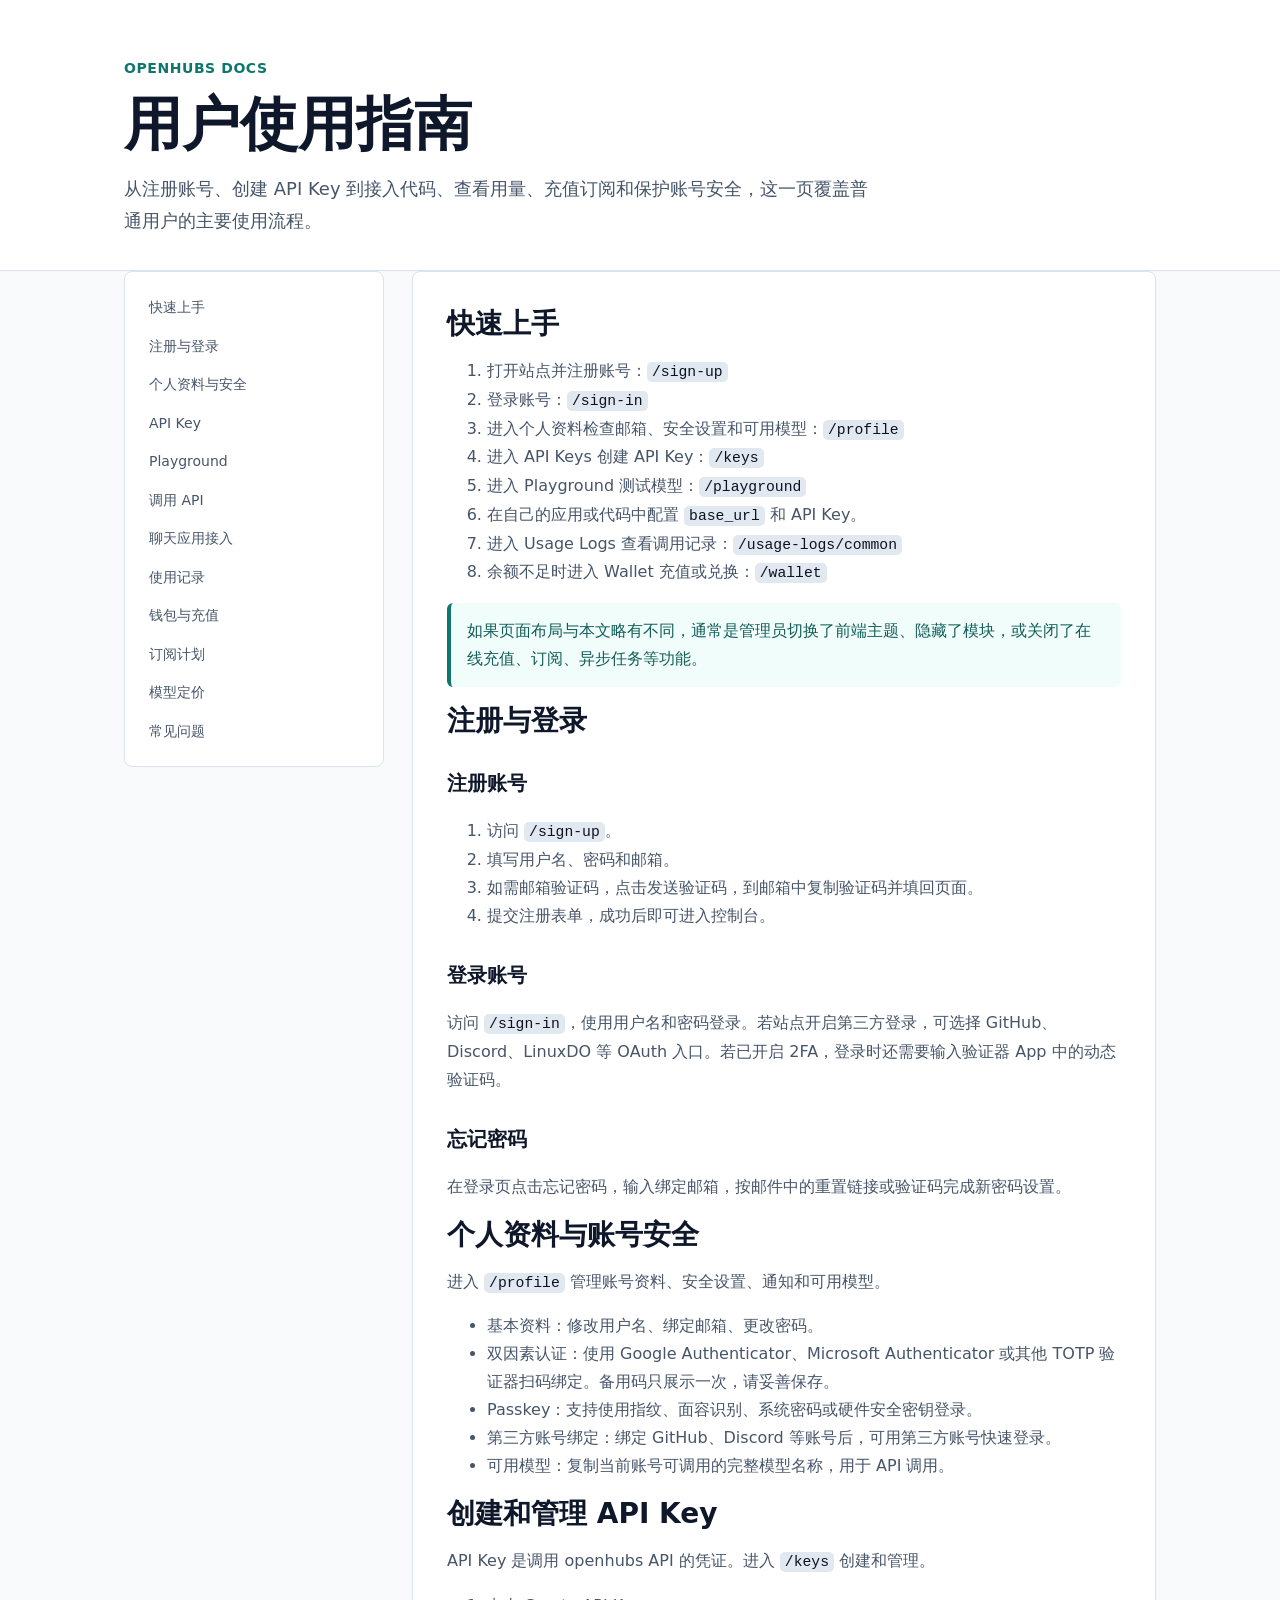
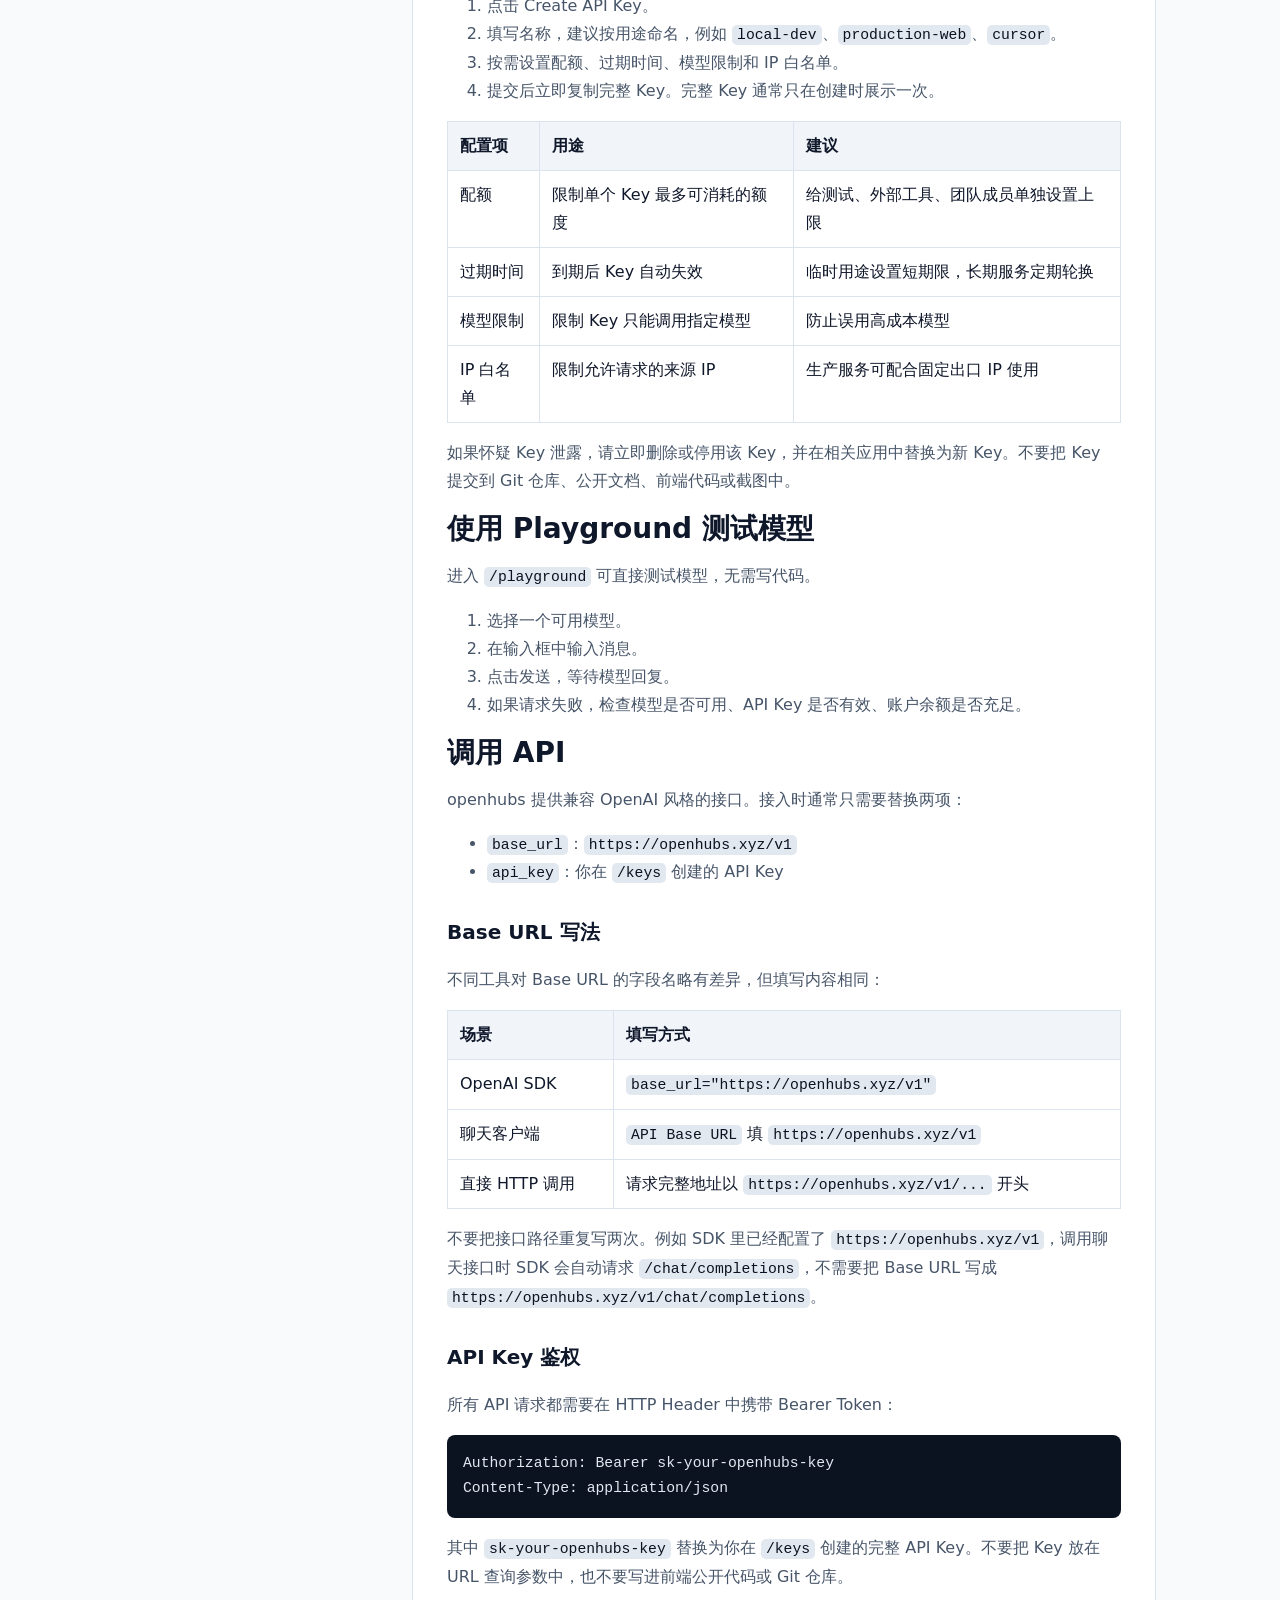
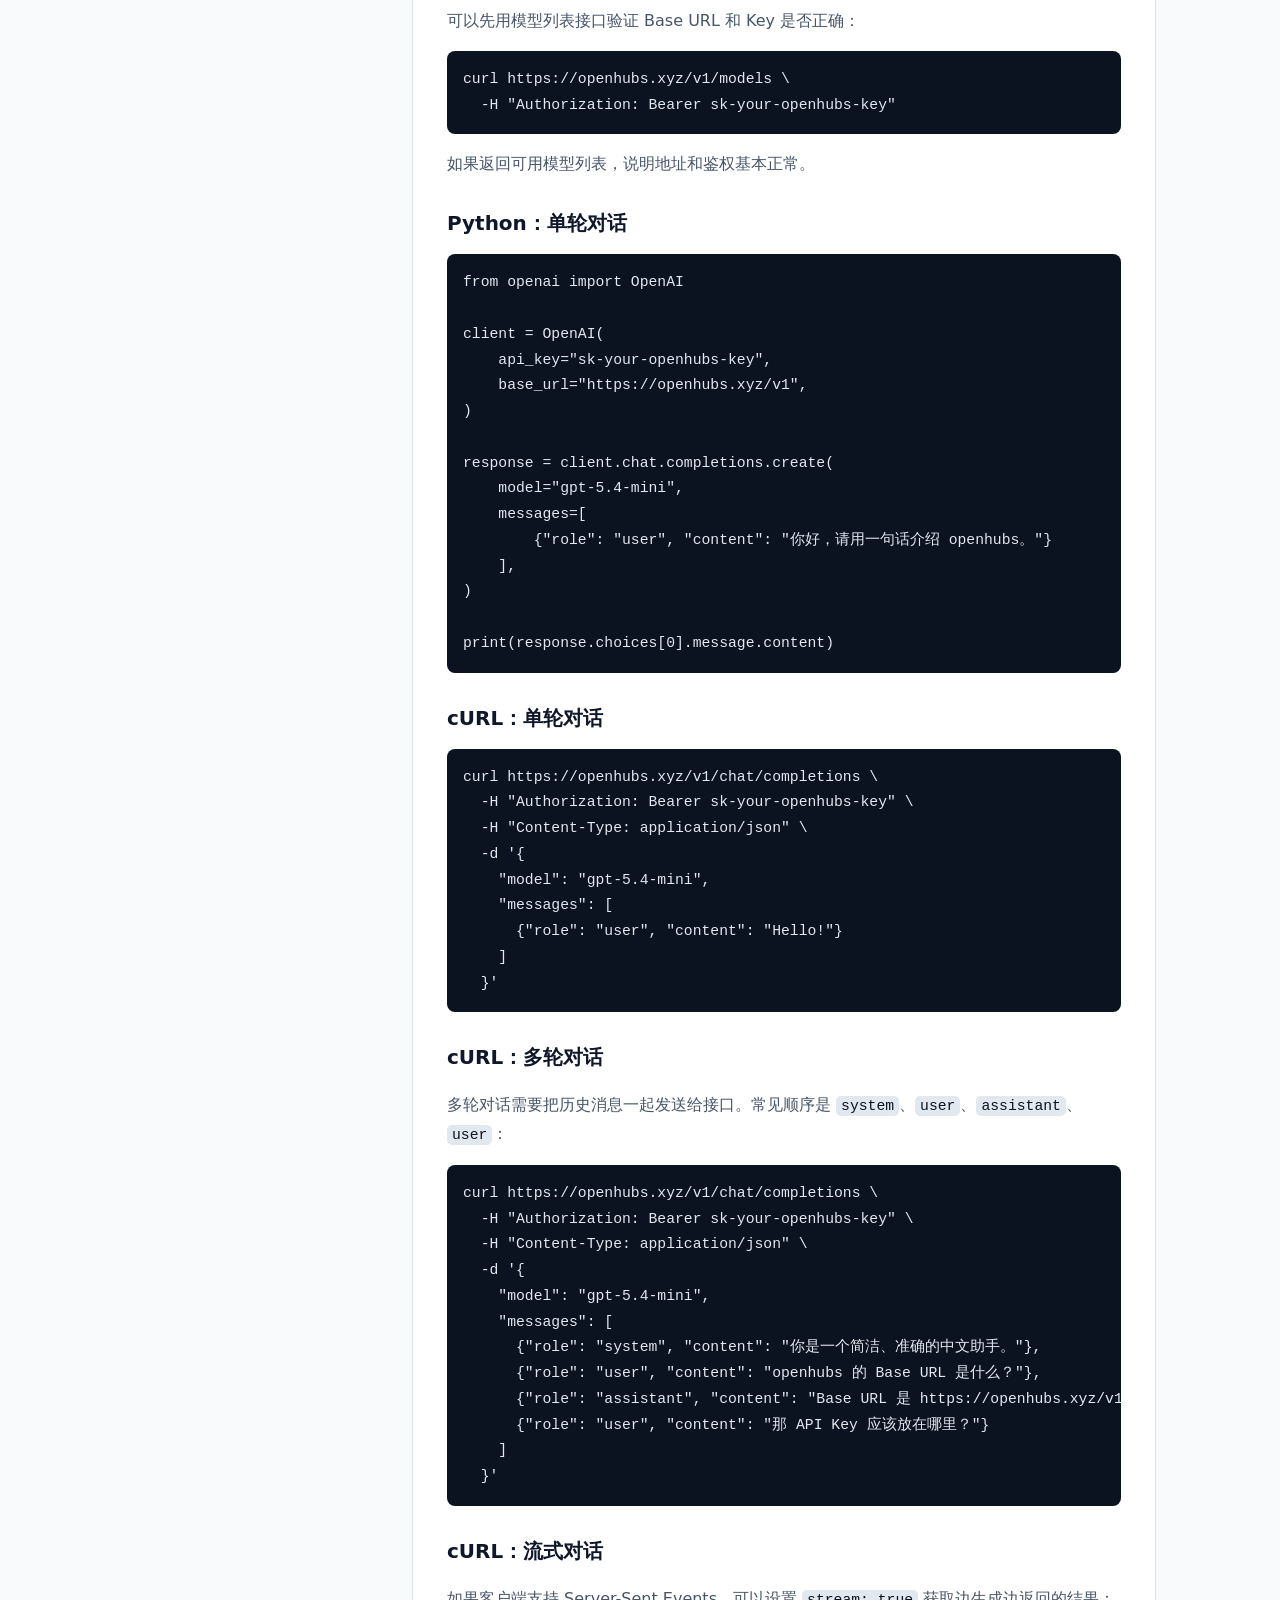
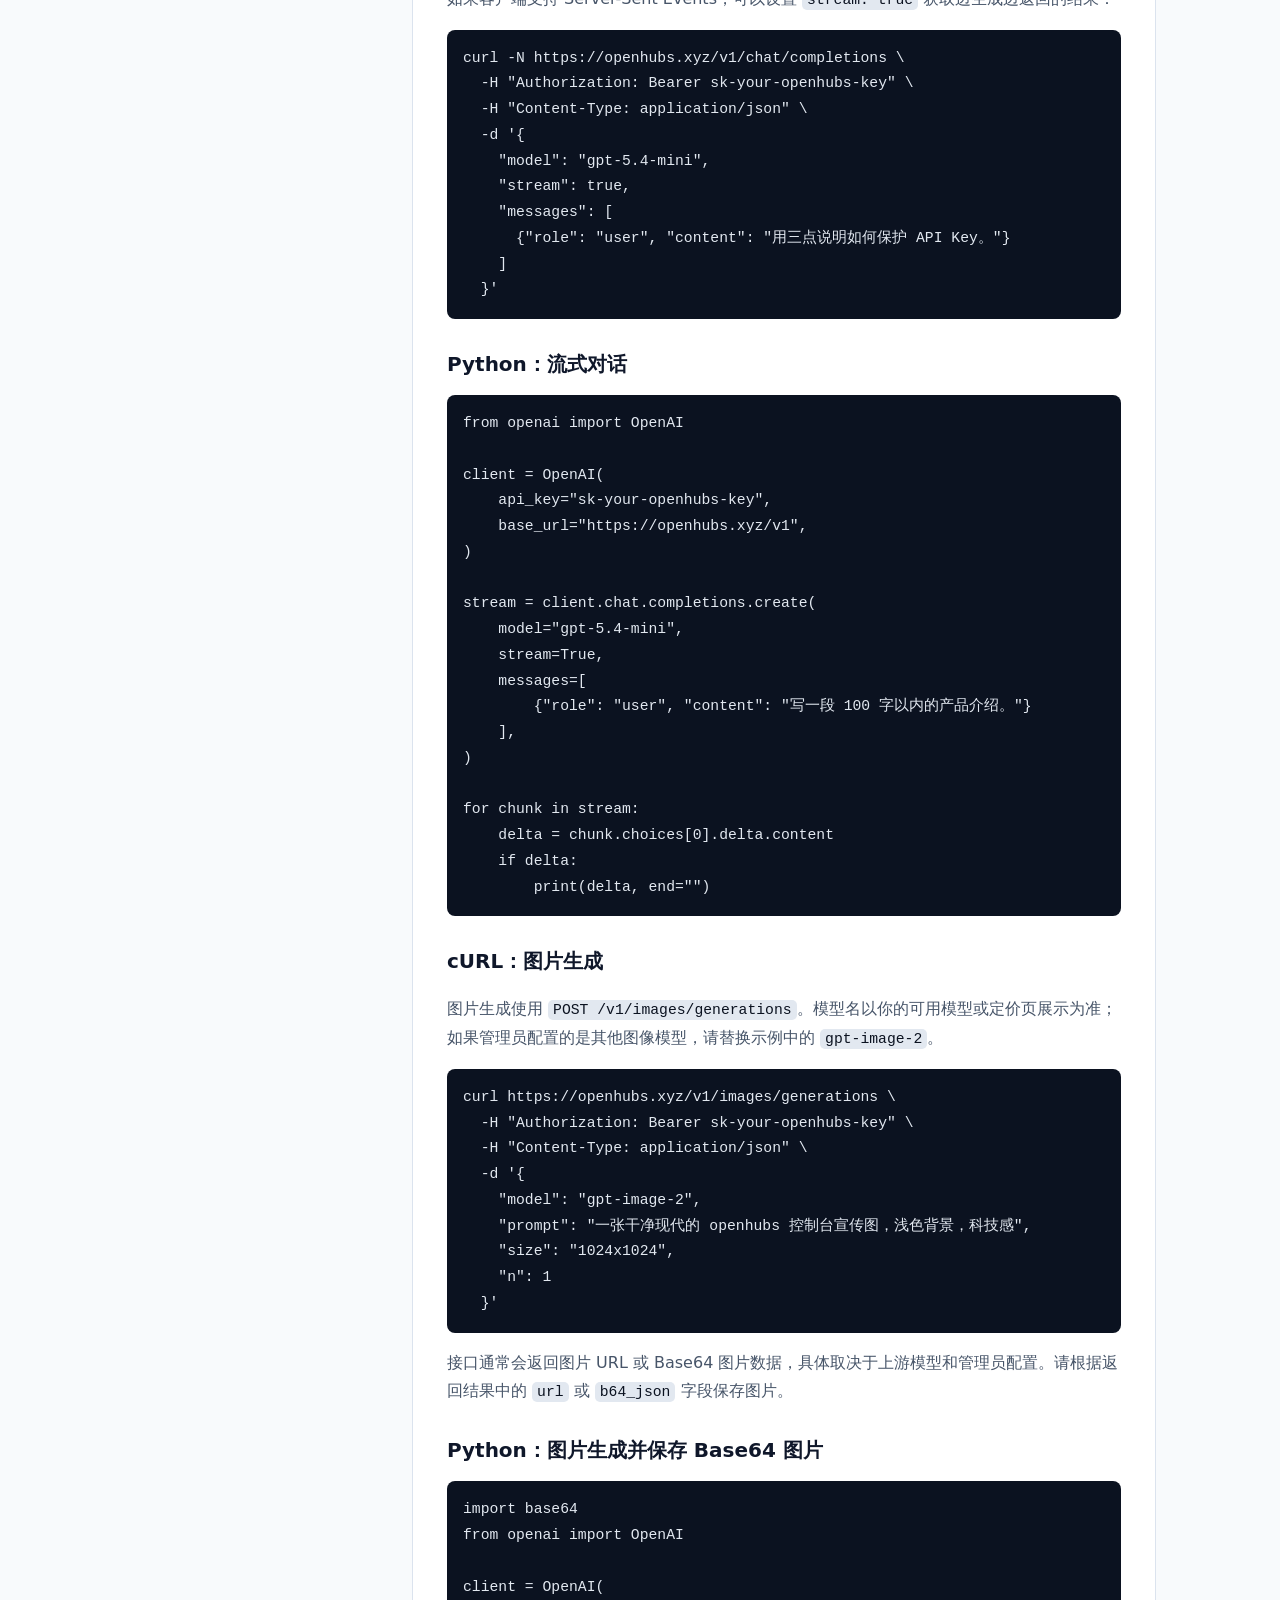
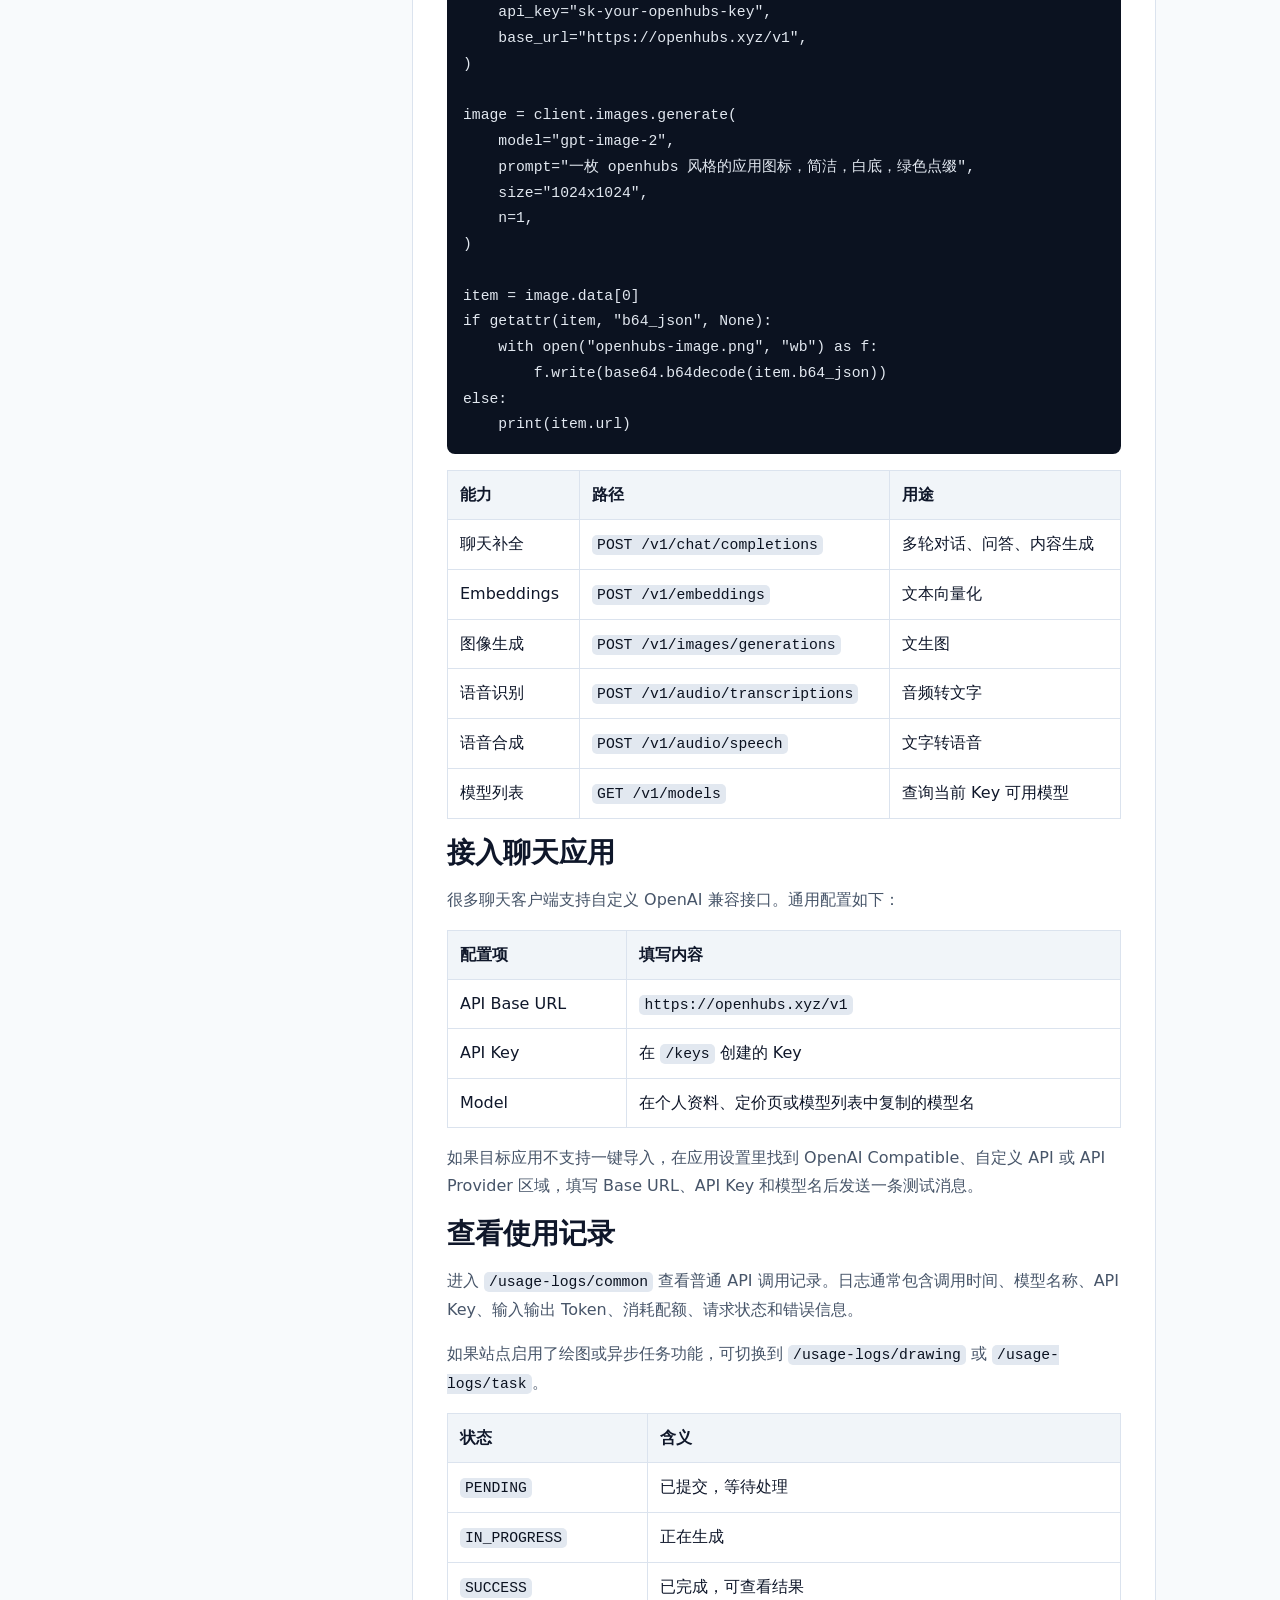
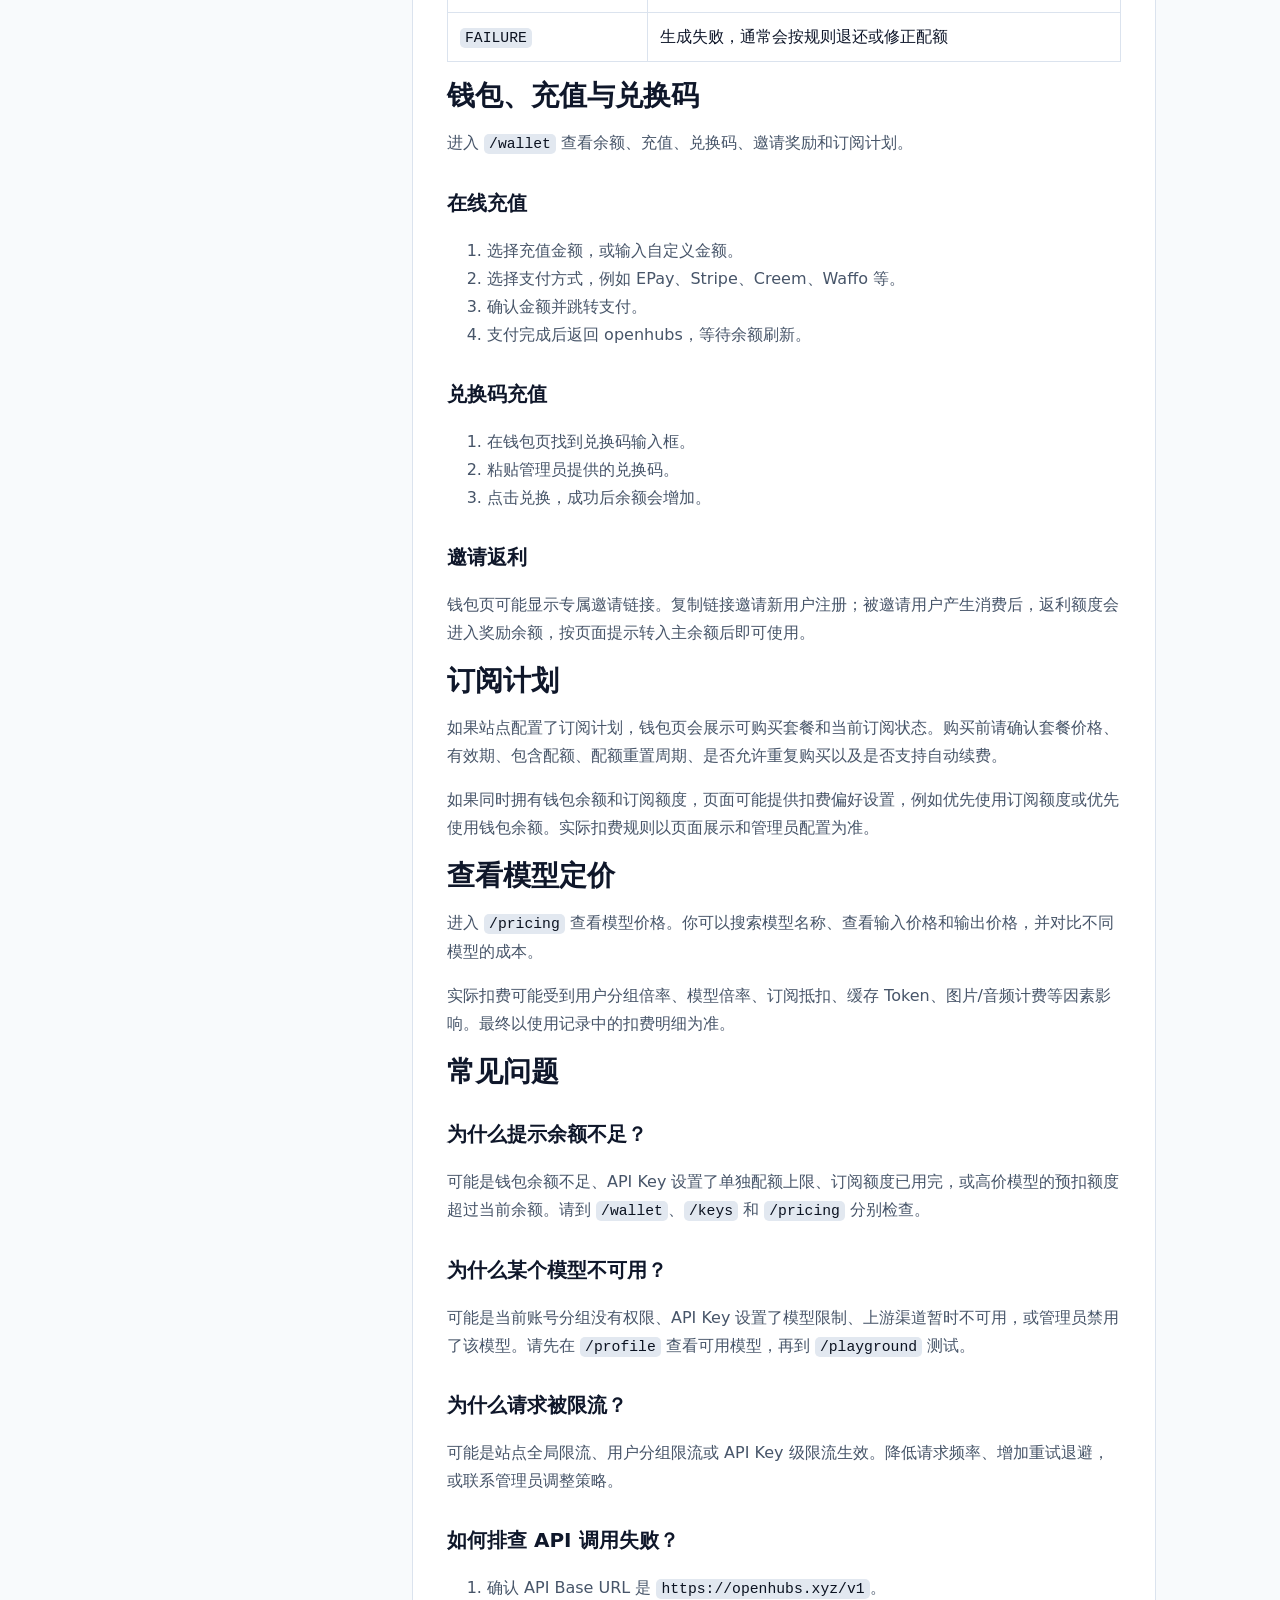
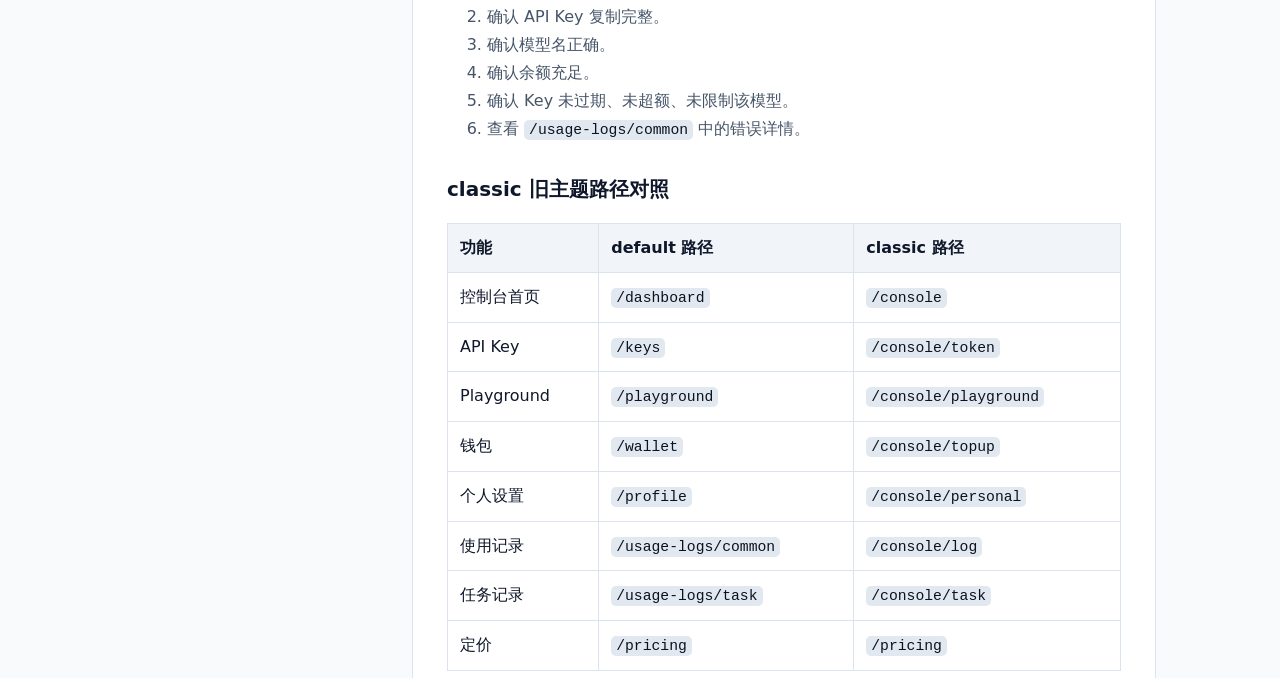
<file: deploy/docs/user-guide/index.html>
<!doctype html>
<html lang="zh-CN">
  <head>
    <meta charset="utf-8" />
    <meta name="viewport" content="width=device-width, initial-scale=1" />
    <title>openhubs 用户使用指南</title>
    <meta name="description" content="openhubs 注册登录、创建 API Key、调用 API、查看用量、充值订阅和账号安全指南。" />
    <style>
      :root {
        color-scheme: light;
        --bg: #f8fafc;
        --panel: #ffffff;
        --text: #0f172a;
        --muted: #475569;
        --border: #dbe3ee;
        --accent: #0f766e;
        --accent-soft: #ccfbf1;
        --code: #0b1220;
      }
      * {
        box-sizing: border-box;
      }
      body {
        margin: 0;
        background: var(--bg);
        color: var(--text);
        font-family:
          ui-sans-serif,
          system-ui,
          -apple-system,
          BlinkMacSystemFont,
          "Segoe UI",
          sans-serif;
        line-height: 1.75;
      }
      header {
        border-bottom: 1px solid var(--border);
        background: var(--panel);
      }
      .wrap {
        max-width: 1080px;
        margin: 0 auto;
        padding: 0 24px;
      }
      .hero {
        padding: 56px 24px 34px;
      }
      .eyebrow {
        margin: 0 0 12px;
        color: var(--accent);
        font-size: 14px;
        font-weight: 700;
        letter-spacing: 0.04em;
        text-transform: uppercase;
      }
      h1 {
        margin: 0;
        font-size: clamp(34px, 6vw, 58px);
        line-height: 1.08;
        letter-spacing: 0;
      }
      .lead {
        max-width: 760px;
        margin: 18px 0 0;
        color: var(--muted);
        font-size: 18px;
      }
      main {
        display: grid;
        grid-template-columns: 260px minmax(0, 1fr);
        gap: 28px;
        padding: 30px 24px 64px;
      }
      nav {
        position: sticky;
        top: 20px;
        align-self: start;
        border: 1px solid var(--border);
        border-radius: 8px;
        background: var(--panel);
        padding: 16px;
      }
      nav a {
        display: block;
        padding: 7px 8px;
        border-radius: 6px;
        color: var(--muted);
        text-decoration: none;
        font-size: 14px;
      }
      nav a:hover {
        background: var(--accent-soft);
        color: var(--accent);
      }
      article {
        min-width: 0;
        border: 1px solid var(--border);
        border-radius: 8px;
        background: var(--panel);
        padding: 34px;
      }
      h2 {
        margin: 42px 0 12px;
        padding-top: 10px;
        border-top: 1px solid var(--border);
        font-size: 28px;
        line-height: 1.25;
      }
      h2:first-child {
        margin-top: 0;
        padding-top: 0;
        border-top: 0;
      }
      h3 {
        margin: 28px 0 8px;
        font-size: 20px;
      }
      p,
      ul,
      ol {
        color: var(--muted);
      }
      a {
        color: var(--accent);
      }
      table {
        width: 100%;
        border-collapse: collapse;
        margin: 16px 0;
        overflow-wrap: anywhere;
      }
      th,
      td {
        border: 1px solid var(--border);
        padding: 10px 12px;
        text-align: left;
        vertical-align: top;
      }
      th {
        background: #f1f5f9;
        color: var(--text);
      }
      code {
        border-radius: 5px;
        background: #e2e8f0;
        padding: 2px 5px;
        color: var(--code);
        font-family: ui-monospace, SFMono-Regular, Menlo, Consolas, monospace;
        font-size: 0.92em;
      }
      pre {
        overflow-x: auto;
        border-radius: 8px;
        background: #0b1220;
        padding: 16px;
      }
      pre code {
        background: transparent;
        padding: 0;
        color: #e2e8f0;
      }
      .notice {
        border-left: 4px solid var(--accent);
        border-radius: 6px;
        background: #f0fdfa;
        padding: 14px 16px;
        color: #115e59;
      }
      @media (max-width: 860px) {
        main {
          display: block;
        }
        nav {
          position: static;
          margin-bottom: 18px;
        }
        article {
          padding: 24px;
        }
      }
    </style>
  </head>
  <body>
    <header>
      <div class="wrap hero">
        <p class="eyebrow">openhubs docs</p>
        <h1>用户使用指南</h1>
        <p class="lead">
          从注册账号、创建 API Key 到接入代码、查看用量、充值订阅和保护账号安全，这一页覆盖普通用户的主要使用流程。
        </p>
      </div>
    </header>
    <main class="wrap">
      <nav aria-label="目录">
        <a href="#quick-start">快速上手</a>
        <a href="#account">注册与登录</a>
        <a href="#security">个人资料与安全</a>
        <a href="#keys">API Key</a>
        <a href="#playground">Playground</a>
        <a href="#api">调用 API</a>
        <a href="#apps">聊天应用接入</a>
        <a href="#logs">使用记录</a>
        <a href="#wallet">钱包与充值</a>
        <a href="#subscription">订阅计划</a>
        <a href="#pricing">模型定价</a>
        <a href="#faq">常见问题</a>
      </nav>
      <article>
        <section id="quick-start">
          <h2>快速上手</h2>
          <ol>
            <li>打开站点并注册账号：<code>/sign-up</code></li>
            <li>登录账号：<code>/sign-in</code></li>
            <li>进入个人资料检查邮箱、安全设置和可用模型：<code>/profile</code></li>
            <li>进入 API Keys 创建 API Key：<code>/keys</code></li>
            <li>进入 Playground 测试模型：<code>/playground</code></li>
            <li>在自己的应用或代码中配置 <code>base_url</code> 和 API Key。</li>
            <li>进入 Usage Logs 查看调用记录：<code>/usage-logs/common</code></li>
            <li>余额不足时进入 Wallet 充值或兑换：<code>/wallet</code></li>
          </ol>
          <p class="notice">
            如果页面布局与本文略有不同，通常是管理员切换了前端主题、隐藏了模块，或关闭了在线充值、订阅、异步任务等功能。
          </p>
        </section>

        <section id="account">
          <h2>注册与登录</h2>
          <h3>注册账号</h3>
          <ol>
            <li>访问 <code>/sign-up</code>。</li>
            <li>填写用户名、密码和邮箱。</li>
            <li>如需邮箱验证码，点击发送验证码，到邮箱中复制验证码并填回页面。</li>
            <li>提交注册表单，成功后即可进入控制台。</li>
          </ol>
          <h3>登录账号</h3>
          <p>
            访问 <code>/sign-in</code>，使用用户名和密码登录。若站点开启第三方登录，可选择 GitHub、Discord、LinuxDO 等 OAuth 入口。若已开启 2FA，登录时还需要输入验证器 App 中的动态验证码。
          </p>
          <h3>忘记密码</h3>
          <p>在登录页点击忘记密码，输入绑定邮箱，按邮件中的重置链接或验证码完成新密码设置。</p>
        </section>

        <section id="security">
          <h2>个人资料与账号安全</h2>
          <p>进入 <code>/profile</code> 管理账号资料、安全设置、通知和可用模型。</p>
          <ul>
            <li>基本资料：修改用户名、绑定邮箱、更改密码。</li>
            <li>双因素认证：使用 Google Authenticator、Microsoft Authenticator 或其他 TOTP 验证器扫码绑定。备用码只展示一次，请妥善保存。</li>
            <li>Passkey：支持使用指纹、面容识别、系统密码或硬件安全密钥登录。</li>
            <li>第三方账号绑定：绑定 GitHub、Discord 等账号后，可用第三方账号快速登录。</li>
            <li>可用模型：复制当前账号可调用的完整模型名称，用于 API 调用。</li>
          </ul>
        </section>

        <section id="keys">
          <h2>创建和管理 API Key</h2>
          <p>API Key 是调用 openhubs API 的凭证。进入 <code>/keys</code> 创建和管理。</p>
          <ol>
            <li>点击 Create API Key。</li>
            <li>填写名称，建议按用途命名，例如 <code>local-dev</code>、<code>production-web</code>、<code>cursor</code>。</li>
            <li>按需设置配额、过期时间、模型限制和 IP 白名单。</li>
            <li>提交后立即复制完整 Key。完整 Key 通常只在创建时展示一次。</li>
          </ol>
          <table>
            <thead>
              <tr><th>配置项</th><th>用途</th><th>建议</th></tr>
            </thead>
            <tbody>
              <tr><td>配额</td><td>限制单个 Key 最多可消耗的额度</td><td>给测试、外部工具、团队成员单独设置上限</td></tr>
              <tr><td>过期时间</td><td>到期后 Key 自动失效</td><td>临时用途设置短期限，长期服务定期轮换</td></tr>
              <tr><td>模型限制</td><td>限制 Key 只能调用指定模型</td><td>防止误用高成本模型</td></tr>
              <tr><td>IP 白名单</td><td>限制允许请求的来源 IP</td><td>生产服务可配合固定出口 IP 使用</td></tr>
            </tbody>
          </table>
          <p>如果怀疑 Key 泄露，请立即删除或停用该 Key，并在相关应用中替换为新 Key。不要把 Key 提交到 Git 仓库、公开文档、前端代码或截图中。</p>
        </section>

        <section id="playground">
          <h2>使用 Playground 测试模型</h2>
          <p>进入 <code>/playground</code> 可直接测试模型，无需写代码。</p>
          <ol>
            <li>选择一个可用模型。</li>
            <li>在输入框中输入消息。</li>
            <li>点击发送，等待模型回复。</li>
            <li>如果请求失败，检查模型是否可用、API Key 是否有效、账户余额是否充足。</li>
          </ol>
        </section>

        <section id="api">
          <h2>调用 API</h2>
          <p>openhubs 提供兼容 OpenAI 风格的接口。接入时通常只需要替换两项：</p>
          <ul>
            <li><code>base_url</code>：<code>https://openhubs.xyz/v1</code></li>
            <li><code>api_key</code>：你在 <code>/keys</code> 创建的 API Key</li>
          </ul>
          <h3>Base URL 写法</h3>
          <p>不同工具对 Base URL 的字段名略有差异，但填写内容相同：</p>
          <table>
            <thead>
              <tr><th>场景</th><th>填写方式</th></tr>
            </thead>
            <tbody>
              <tr><td>OpenAI SDK</td><td><code>base_url="https://openhubs.xyz/v1"</code></td></tr>
              <tr><td>聊天客户端</td><td><code>API Base URL</code> 填 <code>https://openhubs.xyz/v1</code></td></tr>
              <tr><td>直接 HTTP 调用</td><td>请求完整地址以 <code>https://openhubs.xyz/v1/...</code> 开头</td></tr>
            </tbody>
          </table>
          <p>
            不要把接口路径重复写两次。例如 SDK 里已经配置了 <code>https://openhubs.xyz/v1</code>，调用聊天接口时 SDK 会自动请求 <code>/chat/completions</code>，不需要把 Base URL 写成 <code>https://openhubs.xyz/v1/chat/completions</code>。
          </p>

          <h3>API Key 鉴权</h3>
          <p>所有 API 请求都需要在 HTTP Header 中携带 Bearer Token：</p>
          <pre><code>Authorization: Bearer sk-your-openhubs-key
Content-Type: application/json</code></pre>
          <p>
            其中 <code>sk-your-openhubs-key</code> 替换为你在 <code>/keys</code> 创建的完整 API Key。不要把 Key 放在 URL 查询参数中，也不要写进前端公开代码或 Git 仓库。
          </p>
          <p>可以先用模型列表接口验证 Base URL 和 Key 是否正确：</p>
          <pre><code>curl https://openhubs.xyz/v1/models \
  -H "Authorization: Bearer sk-your-openhubs-key"</code></pre>
          <p>如果返回可用模型列表，说明地址和鉴权基本正常。</p>

          <h3>Python：单轮对话</h3>
          <pre><code>from openai import OpenAI

client = OpenAI(
    api_key="sk-your-openhubs-key",
    base_url="https://openhubs.xyz/v1",
)

response = client.chat.completions.create(
    model="gpt-5.4-mini",
    messages=[
        {"role": "user", "content": "你好，请用一句话介绍 openhubs。"}
    ],
)

print(response.choices[0].message.content)</code></pre>
          <h3>cURL：单轮对话</h3>
          <pre><code>curl https://openhubs.xyz/v1/chat/completions \
  -H "Authorization: Bearer sk-your-openhubs-key" \
  -H "Content-Type: application/json" \
  -d '{
    "model": "gpt-5.4-mini",
    "messages": [
      {"role": "user", "content": "Hello!"}
    ]
  }'</code></pre>

          <h3>cURL：多轮对话</h3>
          <p>多轮对话需要把历史消息一起发送给接口。常见顺序是 <code>system</code>、<code>user</code>、<code>assistant</code>、<code>user</code>：</p>
          <pre><code>curl https://openhubs.xyz/v1/chat/completions \
  -H "Authorization: Bearer sk-your-openhubs-key" \
  -H "Content-Type: application/json" \
  -d '{
    "model": "gpt-5.4-mini",
    "messages": [
      {"role": "system", "content": "你是一个简洁、准确的中文助手。"},
      {"role": "user", "content": "openhubs 的 Base URL 是什么？"},
      {"role": "assistant", "content": "Base URL 是 https://openhubs.xyz/v1。"},
      {"role": "user", "content": "那 API Key 应该放在哪里？"}
    ]
  }'</code></pre>

          <h3>cURL：流式对话</h3>
          <p>如果客户端支持 Server-Sent Events，可以设置 <code>stream: true</code> 获取边生成边返回的结果：</p>
          <pre><code>curl -N https://openhubs.xyz/v1/chat/completions \
  -H "Authorization: Bearer sk-your-openhubs-key" \
  -H "Content-Type: application/json" \
  -d '{
    "model": "gpt-5.4-mini",
    "stream": true,
    "messages": [
      {"role": "user", "content": "用三点说明如何保护 API Key。"}
    ]
  }'</code></pre>

          <h3>Python：流式对话</h3>
          <pre><code>from openai import OpenAI

client = OpenAI(
    api_key="sk-your-openhubs-key",
    base_url="https://openhubs.xyz/v1",
)

stream = client.chat.completions.create(
    model="gpt-5.4-mini",
    stream=True,
    messages=[
        {"role": "user", "content": "写一段 100 字以内的产品介绍。"}
    ],
)

for chunk in stream:
    delta = chunk.choices[0].delta.content
    if delta:
        print(delta, end="")</code></pre>

          <h3>cURL：图片生成</h3>
          <p>
            图片生成使用 <code>POST /v1/images/generations</code>。模型名以你的可用模型或定价页展示为准；如果管理员配置的是其他图像模型，请替换示例中的 <code>gpt-image-2</code>。
          </p>
          <pre><code>curl https://openhubs.xyz/v1/images/generations \
  -H "Authorization: Bearer sk-your-openhubs-key" \
  -H "Content-Type: application/json" \
  -d '{
    "model": "gpt-image-2",
    "prompt": "一张干净现代的 openhubs 控制台宣传图，浅色背景，科技感",
    "size": "1024x1024",
    "n": 1
  }'</code></pre>
          <p>接口通常会返回图片 URL 或 Base64 图片数据，具体取决于上游模型和管理员配置。请根据返回结果中的 <code>url</code> 或 <code>b64_json</code> 字段保存图片。</p>

          <h3>Python：图片生成并保存 Base64 图片</h3>
          <pre><code>import base64
from openai import OpenAI

client = OpenAI(
    api_key="sk-your-openhubs-key",
    base_url="https://openhubs.xyz/v1",
)

image = client.images.generate(
    model="gpt-image-2",
    prompt="一枚 openhubs 风格的应用图标，简洁，白底，绿色点缀",
    size="1024x1024",
    n=1,
)

item = image.data[0]
if getattr(item, "b64_json", None):
    with open("openhubs-image.png", "wb") as f:
        f.write(base64.b64decode(item.b64_json))
else:
    print(item.url)</code></pre>

          <table>
            <thead>
              <tr><th>能力</th><th>路径</th><th>用途</th></tr>
            </thead>
            <tbody>
              <tr><td>聊天补全</td><td><code>POST /v1/chat/completions</code></td><td>多轮对话、问答、内容生成</td></tr>
              <tr><td>Embeddings</td><td><code>POST /v1/embeddings</code></td><td>文本向量化</td></tr>
              <tr><td>图像生成</td><td><code>POST /v1/images/generations</code></td><td>文生图</td></tr>
              <tr><td>语音识别</td><td><code>POST /v1/audio/transcriptions</code></td><td>音频转文字</td></tr>
              <tr><td>语音合成</td><td><code>POST /v1/audio/speech</code></td><td>文字转语音</td></tr>
              <tr><td>模型列表</td><td><code>GET /v1/models</code></td><td>查询当前 Key 可用模型</td></tr>
            </tbody>
          </table>
        </section>

        <section id="apps">
          <h2>接入聊天应用</h2>
          <p>很多聊天客户端支持自定义 OpenAI 兼容接口。通用配置如下：</p>
          <table>
            <thead>
              <tr><th>配置项</th><th>填写内容</th></tr>
            </thead>
            <tbody>
              <tr><td>API Base URL</td><td><code>https://openhubs.xyz/v1</code></td></tr>
              <tr><td>API Key</td><td>在 <code>/keys</code> 创建的 Key</td></tr>
              <tr><td>Model</td><td>在个人资料、定价页或模型列表中复制的模型名</td></tr>
            </tbody>
          </table>
          <p>如果目标应用不支持一键导入，在应用设置里找到 OpenAI Compatible、自定义 API 或 API Provider 区域，填写 Base URL、API Key 和模型名后发送一条测试消息。</p>
        </section>

        <section id="logs">
          <h2>查看使用记录</h2>
          <p>进入 <code>/usage-logs/common</code> 查看普通 API 调用记录。日志通常包含调用时间、模型名称、API Key、输入输出 Token、消耗配额、请求状态和错误信息。</p>
          <p>如果站点启用了绘图或异步任务功能，可切换到 <code>/usage-logs/drawing</code> 或 <code>/usage-logs/task</code>。</p>
          <table>
            <thead>
              <tr><th>状态</th><th>含义</th></tr>
            </thead>
            <tbody>
              <tr><td><code>PENDING</code></td><td>已提交，等待处理</td></tr>
              <tr><td><code>IN_PROGRESS</code></td><td>正在生成</td></tr>
              <tr><td><code>SUCCESS</code></td><td>已完成，可查看结果</td></tr>
              <tr><td><code>FAILURE</code></td><td>生成失败，通常会按规则退还或修正配额</td></tr>
            </tbody>
          </table>
        </section>

        <section id="wallet">
          <h2>钱包、充值与兑换码</h2>
          <p>进入 <code>/wallet</code> 查看余额、充值、兑换码、邀请奖励和订阅计划。</p>
          <h3>在线充值</h3>
          <ol>
            <li>选择充值金额，或输入自定义金额。</li>
            <li>选择支付方式，例如 EPay、Stripe、Creem、Waffo 等。</li>
            <li>确认金额并跳转支付。</li>
            <li>支付完成后返回 openhubs，等待余额刷新。</li>
          </ol>
          <h3>兑换码充值</h3>
          <ol>
            <li>在钱包页找到兑换码输入框。</li>
            <li>粘贴管理员提供的兑换码。</li>
            <li>点击兑换，成功后余额会增加。</li>
          </ol>
          <h3>邀请返利</h3>
          <p>钱包页可能显示专属邀请链接。复制链接邀请新用户注册；被邀请用户产生消费后，返利额度会进入奖励余额，按页面提示转入主余额后即可使用。</p>
        </section>

        <section id="subscription">
          <h2>订阅计划</h2>
          <p>如果站点配置了订阅计划，钱包页会展示可购买套餐和当前订阅状态。购买前请确认套餐价格、有效期、包含配额、配额重置周期、是否允许重复购买以及是否支持自动续费。</p>
          <p>如果同时拥有钱包余额和订阅额度，页面可能提供扣费偏好设置，例如优先使用订阅额度或优先使用钱包余额。实际扣费规则以页面展示和管理员配置为准。</p>
        </section>

        <section id="pricing">
          <h2>查看模型定价</h2>
          <p>进入 <code>/pricing</code> 查看模型价格。你可以搜索模型名称、查看输入价格和输出价格，并对比不同模型的成本。</p>
          <p>实际扣费可能受到用户分组倍率、模型倍率、订阅抵扣、缓存 Token、图片/音频计费等因素影响。最终以使用记录中的扣费明细为准。</p>
        </section>

        <section id="faq">
          <h2>常见问题</h2>
          <h3>为什么提示余额不足？</h3>
          <p>可能是钱包余额不足、API Key 设置了单独配额上限、订阅额度已用完，或高价模型的预扣额度超过当前余额。请到 <code>/wallet</code>、<code>/keys</code> 和 <code>/pricing</code> 分别检查。</p>
          <h3>为什么某个模型不可用？</h3>
          <p>可能是当前账号分组没有权限、API Key 设置了模型限制、上游渠道暂时不可用，或管理员禁用了该模型。请先在 <code>/profile</code> 查看可用模型，再到 <code>/playground</code> 测试。</p>
          <h3>为什么请求被限流？</h3>
          <p>可能是站点全局限流、用户分组限流或 API Key 级限流生效。降低请求频率、增加重试退避，或联系管理员调整策略。</p>
          <h3>如何排查 API 调用失败？</h3>
          <ol>
            <li>确认 API Base URL 是 <code>https://openhubs.xyz/v1</code>。</li>
            <li>确认 API Key 复制完整。</li>
            <li>确认模型名正确。</li>
            <li>确认余额充足。</li>
            <li>确认 Key 未过期、未超额、未限制该模型。</li>
            <li>查看 <code>/usage-logs/common</code> 中的错误详情。</li>
          </ol>
          <h3>classic 旧主题路径对照</h3>
          <table>
            <thead>
              <tr><th>功能</th><th>default 路径</th><th>classic 路径</th></tr>
            </thead>
            <tbody>
              <tr><td>控制台首页</td><td><code>/dashboard</code></td><td><code>/console</code></td></tr>
              <tr><td>API Key</td><td><code>/keys</code></td><td><code>/console/token</code></td></tr>
              <tr><td>Playground</td><td><code>/playground</code></td><td><code>/console/playground</code></td></tr>
              <tr><td>钱包</td><td><code>/wallet</code></td><td><code>/console/topup</code></td></tr>
              <tr><td>个人设置</td><td><code>/profile</code></td><td><code>/console/personal</code></td></tr>
              <tr><td>使用记录</td><td><code>/usage-logs/common</code></td><td><code>/console/log</code></td></tr>
              <tr><td>任务记录</td><td><code>/usage-logs/task</code></td><td><code>/console/task</code></td></tr>
              <tr><td>定价</td><td><code>/pricing</code></td><td><code>/pricing</code></td></tr>
            </tbody>
          </table>
        </section>
      </article>
    </main>
  </body>
</html>
</file>
